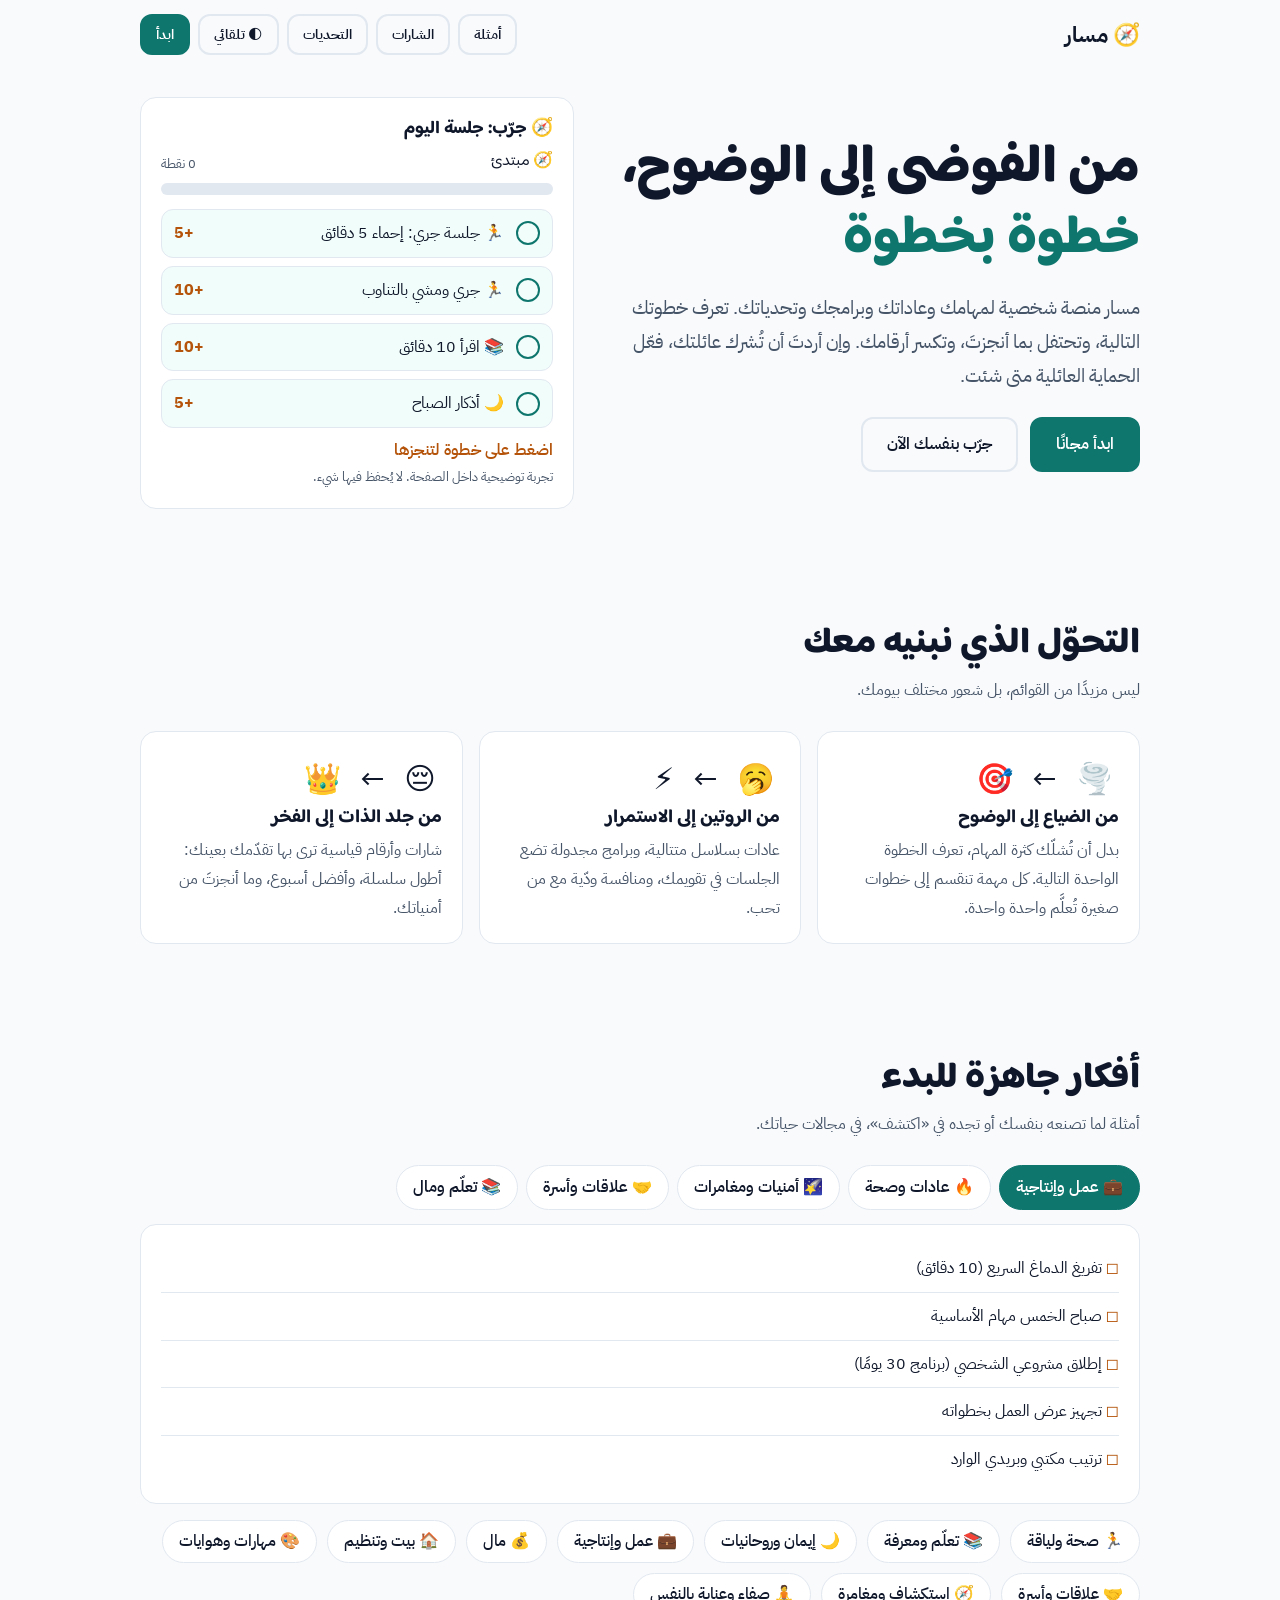
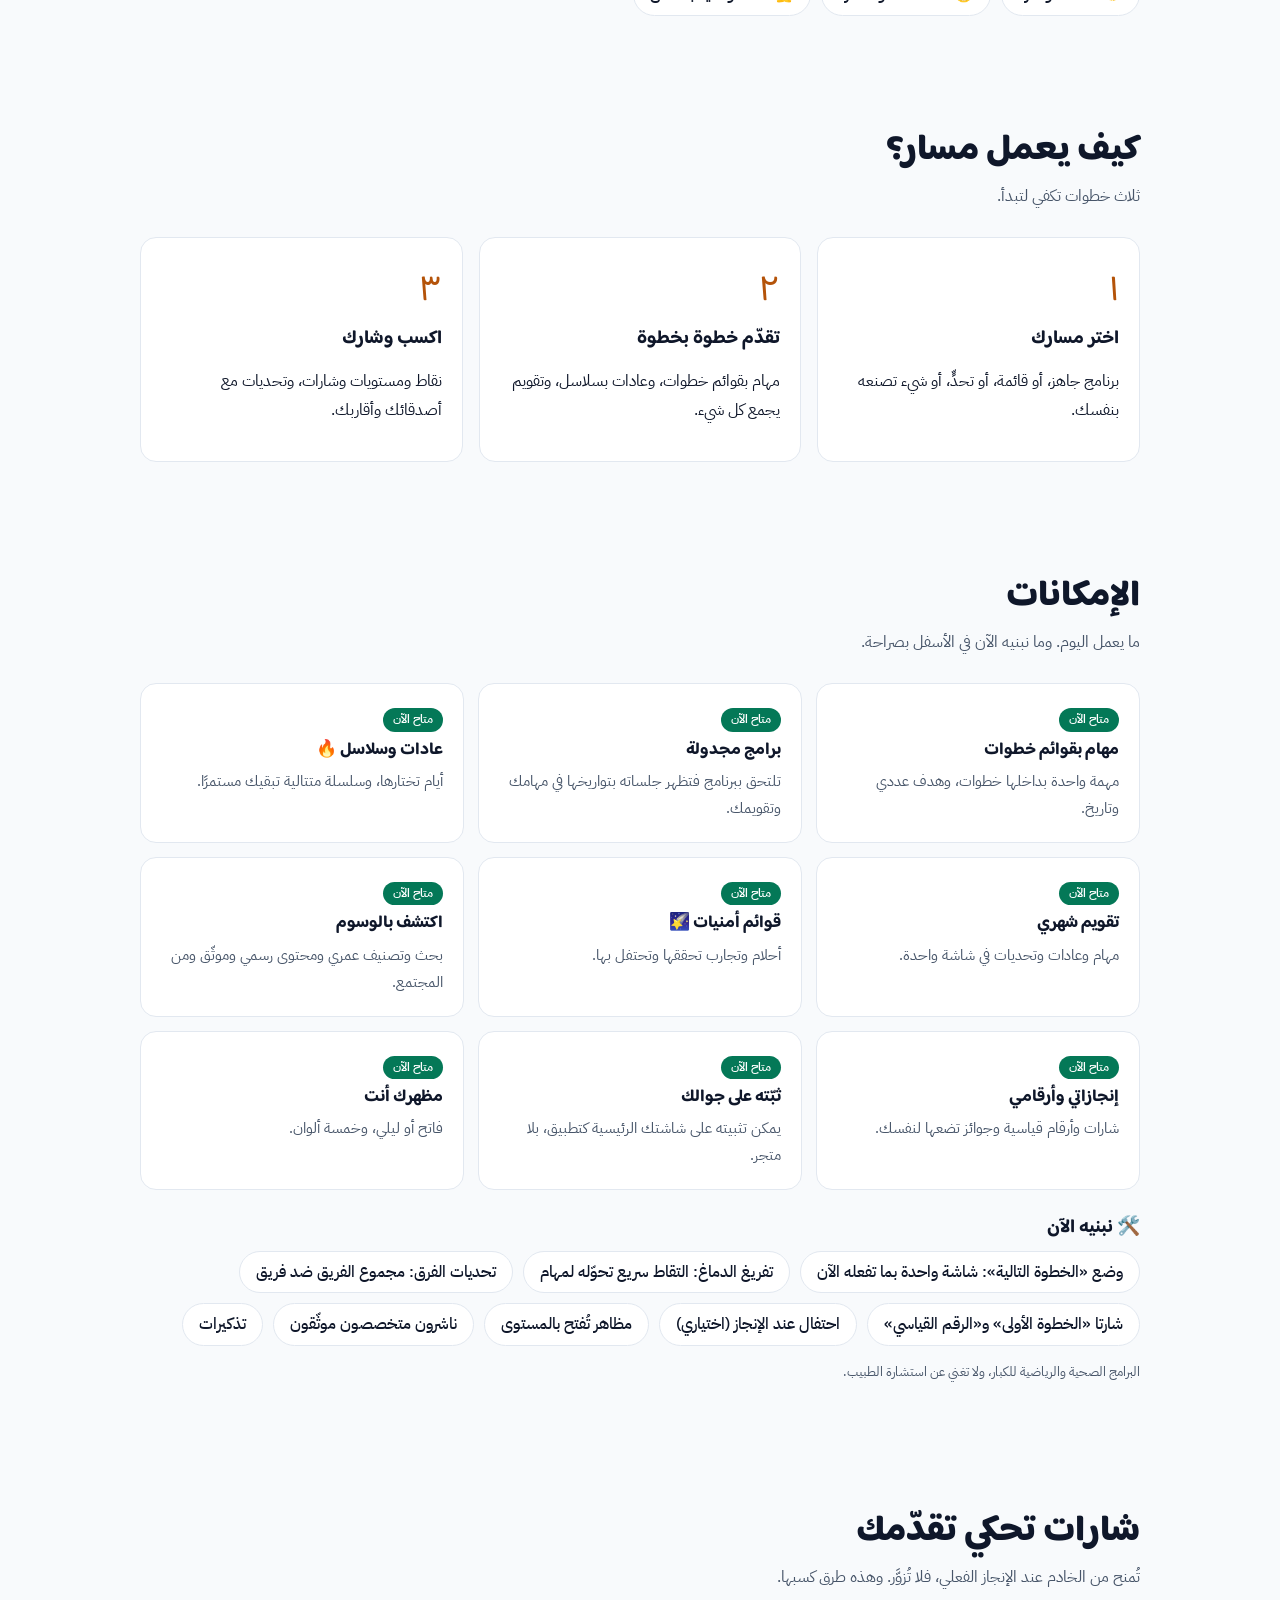
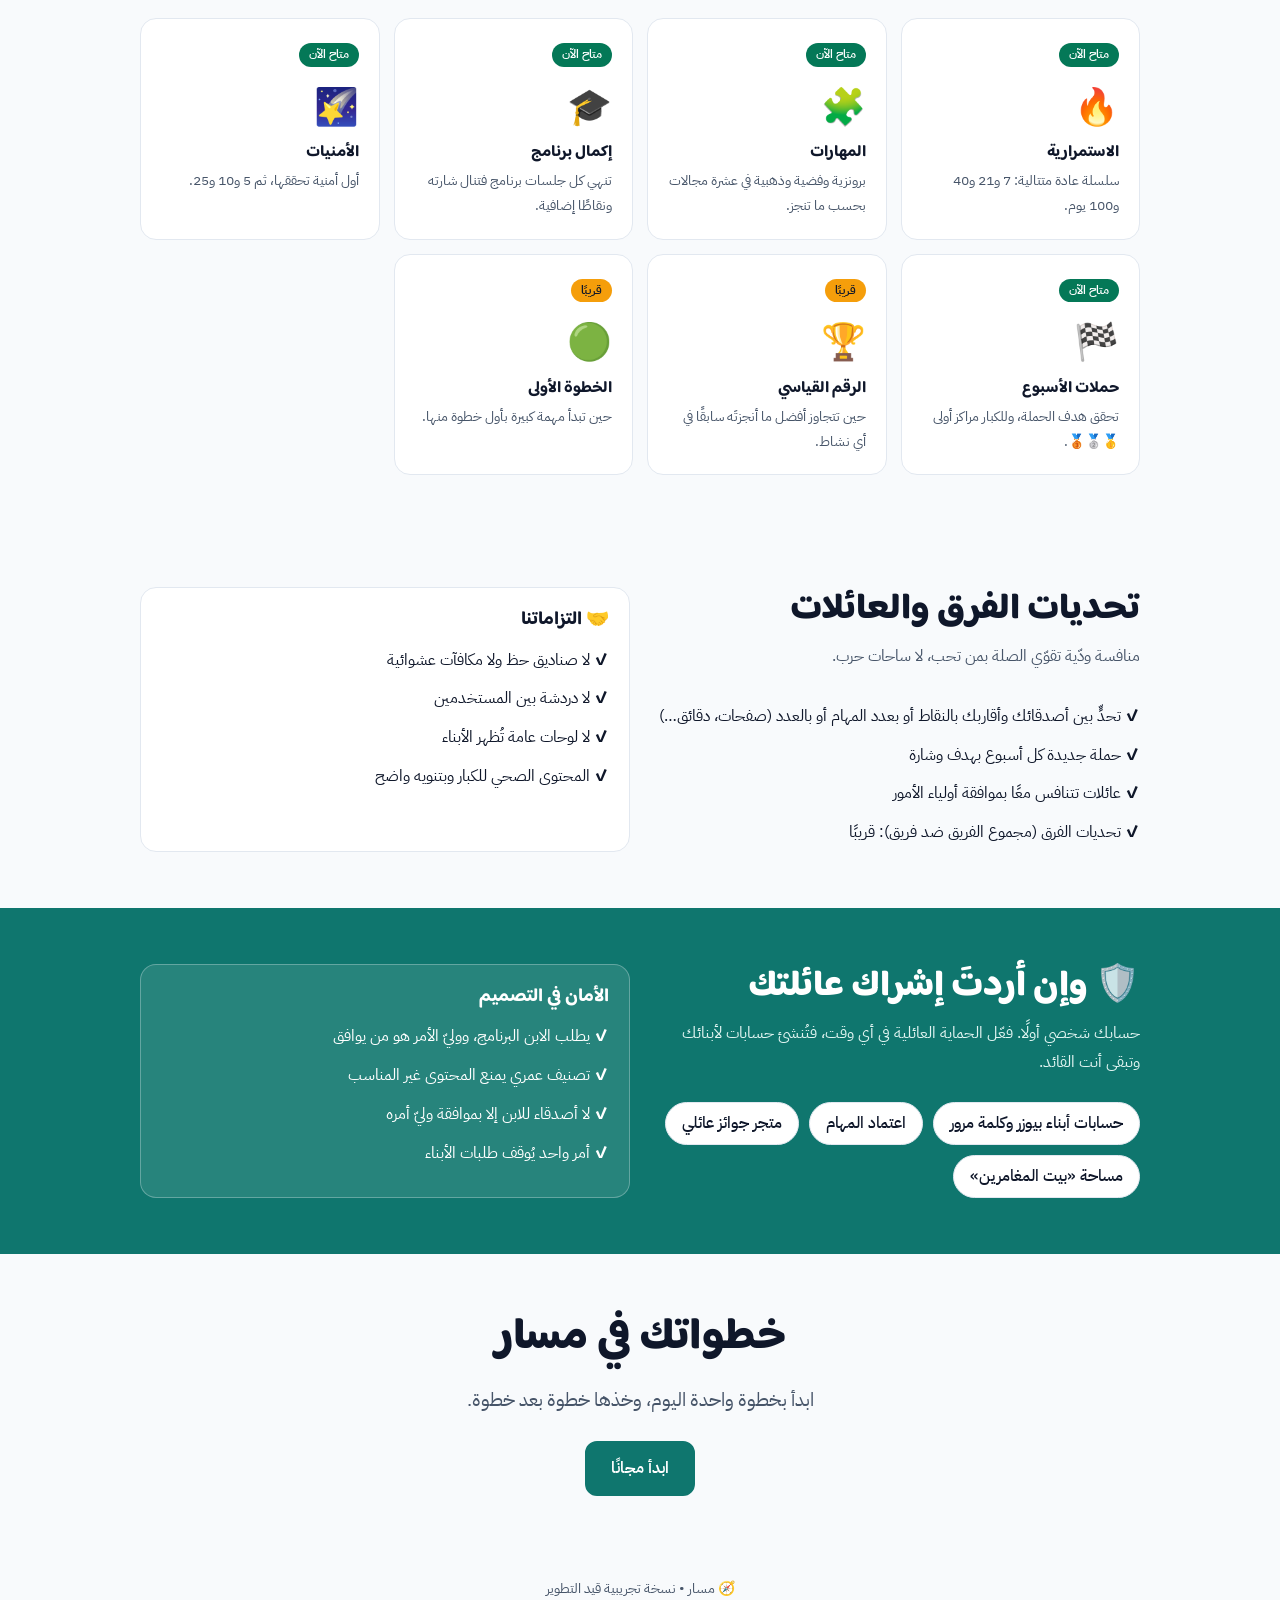
<file: index.html>
<!DOCTYPE html>
<html lang="ar" dir="rtl">
<head>
<meta charset="utf-8">
<meta name="viewport" content="width=device-width, initial-scale=1, viewport-fit=cover">
<meta name="description" content="مسار: مهامك وعاداتك وبرامجك وتحدياتك في مكان واحد. تحوّل شخصي خطوة بخطوة، وحماية عائلية اختيارية لمن يريد إشراك عائلته.">
<meta property="og:type" content="website"><meta property="og:title" content="مسار – خطواتك في مسار">
<meta property="og:description" content="من الفوضى إلى الوضوح: مهام بخطوات، وبرامج، وعادات، وتحديات مع الأصدقاء والعائلة.">
<link rel="icon" href="data:image/svg+xml,%3Csvg xmlns='http://www.w3.org/2000/svg' viewBox='0 0 100 100'%3E%3Ctext y='.9em' font-size='90'%3E%F0%9F%A7%AD%3C/text%3E%3C/svg%3E">
<title>مسار – خطواتك في مسار</title>
<link href="https://fonts.googleapis.com/css2?family=Baloo+Bhaijaan+2:wght@600;800&family=IBM+Plex+Sans+Arabic:wght@400;500;600&display=swap" rel="stylesheet">
<style>
:root{--bg:#F8FAFC;--card:#FFFFFF;--ink:#0F172A;--mute:#475569;--line:#E2E8F0;--pri:#0F766E;--link:#0F766E;--gold:#F59E0B;--goldtx:#B45309;--tint:#F0FDFA;--band:#0F766E;--ok:#047857;box-sizing:border-box;padding-top:env(safe-area-inset-top,0px);padding-bottom:env(safe-area-inset-bottom,0px)}
@media (prefers-color-scheme:dark){:root:not([data-theme="light"]){--bg:#0F172A;--card:#1E293B;--ink:#E2E8F0;--mute:#94A3B8;--line:#334155;--link:#2DD4BF;--goldtx:#FBBF24;--tint:#132034;--band:#115E59}}
:root[data-theme="dark"]{--bg:#0F172A;--card:#1E293B;--ink:#E2E8F0;--mute:#94A3B8;--line:#334155;--link:#2DD4BF;--goldtx:#FBBF24;--tint:#132034;--band:#115E59}
html{scroll-padding-top:env(safe-area-inset-top,0px);scroll-behavior:smooth}*{box-sizing:border-box}
body{margin:0;background:var(--bg);color:var(--ink);font-family:'IBM Plex Sans Arabic',system-ui,sans-serif;line-height:1.8}
h1,h2,h3,.disp{font-family:'Baloo Bhaijaan 2','IBM Plex Sans Arabic',sans-serif;line-height:1.3;margin:0}
.w{max-width:1040px;margin:0 auto;padding:0 20px}section{padding:56px 0}a{color:var(--link)}
.nav{display:flex;justify-content:space-between;align-items:center;gap:10px;padding:14px 0;flex-wrap:wrap}.logo{font-size:22px;font-weight:800}.nav .r{display:flex;gap:8px;align-items:center;flex-wrap:wrap}
.btn{display:inline-block;background:var(--pri);color:#fff;font:inherit;font-weight:600;text-decoration:none;border:2px solid var(--pri);padding:11px 24px;border-radius:12px;cursor:pointer}
.btn.alt{background:transparent;color:var(--ink);border-color:var(--line)}.btn.sm{padding:6px 14px;font-size:14px}
.hero{display:grid;grid-template-columns:1.1fr .9fr;gap:36px;align-items:center;padding:28px 0 56px}
h1{font-size:clamp(32px,5.6vw,54px);font-weight:800}h1 em{font-style:normal;color:var(--link)}
.lead{font-size:19px;color:var(--mute);margin:16px 0 24px}.cta{display:flex;gap:12px;flex-wrap:wrap}
.card{background:var(--card);border:1px solid var(--line);border-radius:16px;padding:20px}
h2{font-size:clamp(25px,4vw,36px);font-weight:800;margin-bottom:8px}.sub{color:var(--mute);margin:0 0 26px;max-width:660px}
.demo h3{font-size:18px;margin-bottom:10px}.bar{height:12px;background:var(--line);border-radius:99px;overflow:hidden;margin:8px 0 14px}.bar i{display:block;height:100%;width:0;background:var(--gold);transition:width .4s}
.t{display:flex;align-items:center;gap:12px;width:100%;text-align:right;font:inherit;color:inherit;background:var(--tint);border:1px solid var(--line);border-radius:12px;padding:9px 12px;margin-bottom:8px;cursor:pointer}
.t b{margin-inline-start:auto;color:var(--goldtx)}.t .c{width:24px;height:24px;border-radius:50%;border:2px solid var(--pri);flex:none;display:grid;place-items:center;font-size:12px;color:#fff}.t.d{opacity:.7}.t.d .c{background:var(--ok);border-color:var(--ok)}
.msg{min-height:28px;font-weight:600;color:var(--goldtx)}.mini{font-size:13px;color:var(--mute)}
.shift{display:grid;grid-template-columns:repeat(3,1fr);gap:16px}.shift .a{font-size:30px;letter-spacing:6px}.shift p{margin:6px 0 0;color:var(--mute)}
.steps{display:grid;grid-template-columns:repeat(3,1fr);gap:16px}.steps .n{font-size:38px;color:var(--goldtx);font-family:'Baloo Bhaijaan 2'}
.grid{display:grid;grid-template-columns:repeat(auto-fill,minmax(240px,1fr));gap:14px}.grid .card h3{font-size:17px}.grid p{margin:6px 0 0;color:var(--mute);font-size:15px}
.tag{display:inline-block;font-size:12px;font-weight:600;padding:1px 10px;border-radius:99px;margin-bottom:8px}.on{background:var(--ok);color:#fff}.soon{background:var(--gold);color:#0F172A}
.chips{display:flex;flex-wrap:wrap;gap:10px}.chip{background:var(--card);color:var(--ink);border:1px solid var(--line);border-radius:99px;padding:6px 16px;font-weight:500}
.tabs{display:flex;gap:8px;flex-wrap:wrap;margin-bottom:14px}.tabs button{font:inherit;font-weight:600;color:var(--ink);background:var(--card);border:1px solid var(--line);border-radius:99px;padding:7px 16px;cursor:pointer}.tabs button[aria-selected="true"]{background:var(--pri);border-color:var(--pri);color:#fff}
.ex{list-style:none;margin:0;padding:0}.ex li{padding:9px 0;border-bottom:1px solid var(--line)}.ex li:last-child{border:0}.ex li::before{content:"◻ ";color:var(--goldtx)}
.badges{display:grid;grid-template-columns:repeat(auto-fill,minmax(220px,1fr));gap:14px}.badges .m{font-size:36px}.badges h3{font-size:16px;margin:4px 0}.badges p{margin:0;color:var(--mute);font-size:14px}
.band{background:var(--band);color:#fff}.band .sub{color:#E2F5F2}.band .card{background:rgba(255,255,255,.1);border-color:rgba(255,255,255,.28);color:#fff}.band .chip{background:var(--card);color:var(--ink)}
.two{display:grid;grid-template-columns:1fr 1fr;gap:20px}ul.k{padding:0;margin:0;list-style:none}ul.k li{padding:5px 0}ul.k li::before{content:"✓ ";font-weight:800}
.final{text-align:center}.final .disp{font-size:clamp(28px,5vw,44px);font-weight:800}footer{padding:24px 0 36px;text-align:center;color:var(--mute);font-size:14px}
@media(max-width:760px){.hero,.two,.steps,.shift{grid-template-columns:1fr}}
@media(prefers-reduced-motion:reduce){*{transition:none!important;scroll-behavior:auto!important}}
a:focus-visible,button:focus-visible{outline:3px solid var(--gold);outline-offset:3px}
</style>
</head>
<body>
<div class="w">
 <div class="nav"><span class="logo">🧭 مسار</span>
  <span class="r"><a class="btn alt sm" href="#examples">أمثلة</a><a class="btn alt sm" href="#badges">الشارات</a><a class="btn alt sm" href="#teams">التحديات</a><button class="btn alt sm" id="tt" aria-label="تبديل المظهر">🌓 تلقائي</button><a class="btn sm" data-app href="#">ابدأ</a></span></div>
 <div class="hero">
  <div>
   <h1>من الفوضى إلى الوضوح، <em>خطوة بخطوة</em></h1>
   <p class="lead">مسار منصة شخصية لمهامك وعاداتك وبرامجك وتحدياتك. تعرف خطوتك التالية، وتحتفل بما أنجزتَ، وتكسر أرقامك. وإن أردتَ أن تُشرك عائلتك، فعّل الحماية العائلية متى شئت.</p>
   <div class="cta"><a class="btn" data-app href="#">ابدأ مجانًا</a><a class="btn alt" href="#try">جرّب بنفسك الآن</a></div>
  </div>
  <div class="card demo" id="try">
   <h3>🧭 جرّب: جلسة اليوم</h3>
   <div style="display:flex;justify-content:space-between"><span class="disp" id="lv">🧭 مبتدئ</span><span class="mini" id="xp">0 نقطة</span></div>
   <div class="bar"><i id="pb"></i></div><div id="tl"></div>
   <div class="msg" id="msg" aria-live="polite">اضغط على خطوة لتنجزها</div>
   <div class="mini">تجربة توضيحية داخل الصفحة. لا يُحفظ فيها شيء.</div>
  </div>
 </div>
</div>

<section><div class="w">
 <h2>التحوّل الذي نبنيه معك</h2><p class="sub">ليس مزيدًا من القوائم، بل شعور مختلف بيومك.</p>
 <div class="shift">
  <div class="card"><div class="a">🌪️ ← 🎯</div><h3>من الضياع إلى الوضوح</h3><p>بدل أن تُشلّك كثرة المهام، تعرف الخطوة الواحدة التالية. كل مهمة تنقسم إلى خطوات صغيرة تُعلَّم واحدة واحدة.</p></div>
  <div class="card"><div class="a">🥱 ← ⚡</div><h3>من الروتين إلى الاستمرار</h3><p>عادات بسلاسل متتالية، وبرامج مجدولة تضع الجلسات في تقويمك، ومنافسة ودّية مع من تحب.</p></div>
  <div class="card"><div class="a">😔 ← 👑</div><h3>من جلد الذات إلى الفخر</h3><p>شارات وأرقام قياسية ترى بها تقدّمك بعينك: أطول سلسلة، وأفضل أسبوع، وما أنجزتَ من أمنياتك.</p></div>
 </div>
</div></section>

<section id="examples"><div class="w">
 <h2>أفكار جاهزة للبدء</h2><p class="sub">أمثلة لما تصنعه بنفسك أو تجده في «اكتشف»، في مجالات حياتك.</p>
 <div class="tabs" role="tablist" id="extabs"></div>
 <div class="card"><ul class="ex" id="exlist"></ul></div>
 <div class="chips" style="margin-top:16px"><span class="chip">🏃 صحة ولياقة</span><span class="chip">📚 تعلّم ومعرفة</span><span class="chip">🌙 إيمان وروحانيات</span><span class="chip">💼 عمل وإنتاجية</span><span class="chip">💰 مال</span><span class="chip">🏠 بيت وتنظيم</span><span class="chip">🎨 مهارات وهوايات</span><span class="chip">🤝 علاقات وأسرة</span><span class="chip">🧭 استكشاف ومغامرة</span><span class="chip">🧘 صفاء وعناية بالنفس</span></div>
</div></section>

<section><div class="w">
 <h2>كيف يعمل مسار؟</h2><p class="sub">ثلاث خطوات تكفي لتبدأ.</p>
 <div class="steps">
  <div class="card"><div class="n">١</div><h3>اختر مسارك</h3><p>برنامج جاهز، أو قائمة، أو تحدٍّ، أو شيء تصنعه بنفسك.</p></div>
  <div class="card"><div class="n">٢</div><h3>تقدّم خطوة بخطوة</h3><p>مهام بقوائم خطوات، وعادات بسلاسل، وتقويم يجمع كل شيء.</p></div>
  <div class="card"><div class="n">٣</div><h3>اكسب وشارك</h3><p>نقاط ومستويات وشارات، وتحديات مع أصدقائك وأقاربك.</p></div>
 </div>
</div></section>

<section id="features"><div class="w">
 <h2>الإمكانات</h2><p class="sub">ما يعمل اليوم. وما نبنيه الآن في الأسفل بصراحة.</p>
 <div class="grid">
  <div class="card"><span class="tag on">متاح الآن</span><h3>مهام بقوائم خطوات</h3><p>مهمة واحدة بداخلها خطوات، وهدف عددي وتاريخ.</p></div>
  <div class="card"><span class="tag on">متاح الآن</span><h3>برامج مجدولة</h3><p>تلتحق ببرنامج فتظهر جلساته بتواريخها في مهامك وتقويمك.</p></div>
  <div class="card"><span class="tag on">متاح الآن</span><h3>عادات وسلاسل 🔥</h3><p>أيام تختارها، وسلسلة متتالية تبقيك مستمرًا.</p></div>
  <div class="card"><span class="tag on">متاح الآن</span><h3>تقويم شهري</h3><p>مهام وعادات وتحديات في شاشة واحدة.</p></div>
  <div class="card"><span class="tag on">متاح الآن</span><h3>قوائم أمنيات 🌠</h3><p>أحلام وتجارب تحققها وتحتفل بها.</p></div>
  <div class="card"><span class="tag on">متاح الآن</span><h3>اكتشف بالوسوم</h3><p>بحث وتصنيف عمري ومحتوى رسمي وموثّق ومن المجتمع.</p></div>
  <div class="card"><span class="tag on">متاح الآن</span><h3>إنجازاتي وأرقامي</h3><p>شارات وأرقام قياسية وجوائز تضعها لنفسك.</p></div>
  <div class="card"><span class="tag on">متاح الآن</span><h3>ثبّته على جوالك</h3><p>يمكن تثبيته على شاشتك الرئيسية كتطبيق، بلا متجر.</p></div>
  <div class="card"><span class="tag on">متاح الآن</span><h3>مظهرك أنت</h3><p>فاتح أو ليلي، وخمسة ألوان.</p></div>
 </div>
 <h3 style="margin:26px 0 10px">🛠️ نبنيه الآن</h3>
 <div class="chips"><span class="chip">وضع «الخطوة التالية»: شاشة واحدة بما تفعله الآن</span><span class="chip">تفريغ الدماغ: التقاط سريع تحوّله لمهام</span><span class="chip">تحديات الفرق: مجموع الفريق ضد فريق</span><span class="chip">شارتا «الخطوة الأولى» و«الرقم القياسي»</span><span class="chip">احتفال عند الإنجاز (اختياري)</span><span class="chip">مظاهر تُفتح بالمستوى</span><span class="chip">ناشرون متخصصون موثّقون</span><span class="chip">تذكيرات</span></div>
 <p class="mini" style="margin-top:14px">البرامج الصحية والرياضية للكبار، ولا تغني عن استشارة الطبيب.</p>
</div></section>

<section id="badges"><div class="w">
 <h2>شارات تحكي تقدّمك</h2><p class="sub">تُمنح من الخادم عند الإنجاز الفعلي، فلا تُزوَّر. وهذه طرق كسبها.</p>
 <div class="badges">
  <div class="card"><span class="tag on">متاح الآن</span><div class="m">🔥</div><h3>الاستمرارية</h3><p>سلسلة عادة متتالية: 7 و21 و40 و100 يوم.</p></div>
  <div class="card"><span class="tag on">متاح الآن</span><div class="m">🧩</div><h3>المهارات</h3><p>برونزية وفضية وذهبية في عشرة مجالات بحسب ما تنجز.</p></div>
  <div class="card"><span class="tag on">متاح الآن</span><div class="m">🎓</div><h3>إكمال برنامج</h3><p>تنهي كل جلسات برنامج فتنال شارته ونقاطًا إضافية.</p></div>
  <div class="card"><span class="tag on">متاح الآن</span><div class="m">🌠</div><h3>الأمنيات</h3><p>أول أمنية تحققها، ثم 5 و10 و25.</p></div>
  <div class="card"><span class="tag on">متاح الآن</span><div class="m">🏁</div><h3>حملات الأسبوع</h3><p>تحقق هدف الحملة، وللكبار مراكز أولى 🥇🥈🥉.</p></div>
  <div class="card"><span class="tag soon">قريبًا</span><div class="m">🏆</div><h3>الرقم القياسي</h3><p>حين تتجاوز أفضل ما أنجزتَه سابقًا في أي نشاط.</p></div>
  <div class="card"><span class="tag soon">قريبًا</span><div class="m">🟢</div><h3>الخطوة الأولى</h3><p>حين تبدأ مهمة كبيرة بأول خطوة منها.</p></div>
 </div>
</div></section>

<section id="teams"><div class="w two">
 <div>
  <h2>تحديات الفرق والعائلات</h2>
  <p class="sub">منافسة ودّية تقوّي الصلة بمن تحب، لا ساحات حرب.</p>
  <ul class="k"><li>تحدٍّ بين أصدقائك وأقاربك بالنقاط أو بعدد المهام أو بالعدد (صفحات، دقائق…)</li><li>حملة جديدة كل أسبوع بهدف وشارة</li><li>عائلات تتنافس معًا بموافقة أولياء الأمور</li><li>تحديات الفرق (مجموع الفريق ضد فريق): قريبًا</li></ul>
 </div>
 <div class="card"><h3>🤝 التزاماتنا</h3><ul class="k" style="margin-top:8px"><li>لا صناديق حظ ولا مكافآت عشوائية</li><li>لا دردشة بين المستخدمين</li><li>لا لوحات عامة تُظهر الأبناء</li><li>المحتوى الصحي للكبار وبتنويه واضح</li></ul></div>
</div></section>

<section class="band"><div class="w two">
 <div>
  <h2>🛡️ وإن أردتَ إشراك عائلتك</h2>
  <p class="sub">حسابك شخصي أولًا. فعّل الحماية العائلية في أي وقت، فتُنشئ حسابات لأبنائك وتبقى أنت القائد.</p>
  <div class="chips"><span class="chip">حسابات أبناء بيوزر وكلمة مرور</span><span class="chip">اعتماد المهام</span><span class="chip">متجر جوائز عائلي</span><span class="chip">مساحة «بيت المغامرين»</span></div>
 </div>
 <div class="card"><h3>الأمان في التصميم</h3><ul class="k" style="margin-top:8px"><li>يطلب الابن البرنامج، ووليّ الأمر هو من يوافق</li><li>تصنيف عمري يمنع المحتوى غير المناسب</li><li>لا أصدقاء للابن إلا بموافقة وليّ أمره</li><li>أمر واحد يُوقف طلبات الأبناء</li></ul></div>
</div></section>

<section class="final"><div class="w">
 <div class="disp">خطواتك في مسار</div>
 <p class="lead">ابدأ بخطوة واحدة اليوم، وخذها خطوة بعد خطوة.</p>
 <a class="btn" data-app href="#">ابدأ مجانًا</a>
</div></section>
<footer>🧭 مسار • نسخة تجريبية قيد التطوير</footer>

<script>
const APP="app/";
document.querySelectorAll("a[data-app]").forEach(a=>a.href=APP);
/* المظهر: تلقائي ← فاتح ← ليلي */
const MODES=[["auto","🌓 تلقائي"],["light","☀️ فاتح"],["dark","🌙 ليلي"]];let mi=0;
try{const s=localStorage.getItem("masar_land_theme");mi=Math.max(0,MODES.findIndex(m=>m[0]===s))}catch(e){}
function applyMode(){const r=document.documentElement;MODES[mi][0]==="auto"?r.removeAttribute("data-theme"):r.setAttribute("data-theme",MODES[mi][0]);document.getElementById("tt").textContent=MODES[mi][1]}
document.getElementById("tt").onclick=()=>{mi=(mi+1)%3;try{localStorage.setItem("masar_land_theme",MODES[mi][0])}catch(e){}applyMode()};applyMode();
/* أمثلة بتبويبات */
const EX=[["💼 عمل وإنتاجية",["تفريغ الدماغ السريع (10 دقائق)","صباح الخمس مهام الأساسية","إطلاق مشروعي الشخصي (برنامج 30 يومًا)","تجهيز عرض العمل بخطواته","ترتيب مكتبي وبريدي الوارد"]],["🔥 عادات وصحة",["21 يومًا لعادة القراءة","روتين إطالة صباحي","أسبوع بلا شاشات مسائية","شرب 8 أكواب ماء يوميًا","جلسة امتنان مسائية (3 أشياء)"]],["🌠 أمنيات ومغامرات",["زيارة 5 مدن تاريخية","تجربة رياضة لأول مرة","قراءة 50 كتابًا في سنة","العودة لهواية مهملة: رسم أو عزف","قضاء ليلة تحت النجوم"]],["🤝 علاقات وأسرة",["سهرة عائلية أسبوعية","تحدي المشي الأسبوعي مع الأهل","مساعدة الجيران أو عمل تطوعي","طبق جديد كل أسبوع","مكالمة لأحد أقاربك كل جمعة"]],["📚 تعلّم ومال",["أساسيات لغة جديدة بكلمات يومية","بناء أول صفحة ويب","مهارة الإلقاء أمام الجمهور","تسجيل المصروفات أسبوعًا كاملًا","خطة ادخار لهدف محدد"]]];
const tabs=document.getElementById("extabs"),list=document.getElementById("exlist");
function showEx(i){tabs.querySelectorAll("button").forEach((b,j)=>b.setAttribute("aria-selected",j===i));list.innerHTML=EX[i][1].map(x=>"<li>"+x+"</li>").join("")}
EX.forEach((e,i)=>{const b=document.createElement("button");b.setAttribute("role","tab");b.textContent=e[0];b.onclick=()=>showEx(i);tabs.appendChild(b)});showEx(0);
/* التجربة المصغّرة */
const T=[["🏃","جلسة جري: إحماء 5 دقائق",5],["🏃","جري ومشي بالتناوب",10],["📚","اقرأ 10 دقائق",10],["🌙","أذكار الصباح",5]];
const L=[[0,"🧭 مبتدئ"],[15,"⛺ متقدّم"],[30,"🏅 قائد"]];let done=new Set();
function draw(){const xp=[...done].reduce((a,i)=>a+T[i][2],0);let l=L[0][1];L.forEach(x=>{if(xp>=x[0])l=x[1]});
 document.getElementById("lv").textContent=l;document.getElementById("xp").textContent=xp+" نقطة";document.getElementById("pb").style.width=Math.min(100,xp/30*100)+"%";
 document.getElementById("tl").innerHTML=T.map((t,i)=>'<button class="t '+(done.has(i)?"d":"")+'" onclick="tap('+i+')"><span class="c">'+(done.has(i)?"✓":"")+'</span><span>'+t[0]+" "+t[1]+"</span><b>+"+t[2]+"</b></button>").join("")}
function tap(i){const m=document.getElementById("msg");if(done.has(i)){done.delete(i);m.textContent="أُعيدت الخطوة"}else{done.add(i);m.textContent=done.size===T.length?"🎉 أنجزتَ كل خطواتك اليوم! أنت الآن قائد":"أحسنت! +"+T[i][2]+" نقطة"}draw()}
draw();
</script>
</body>
</html>
</file>
